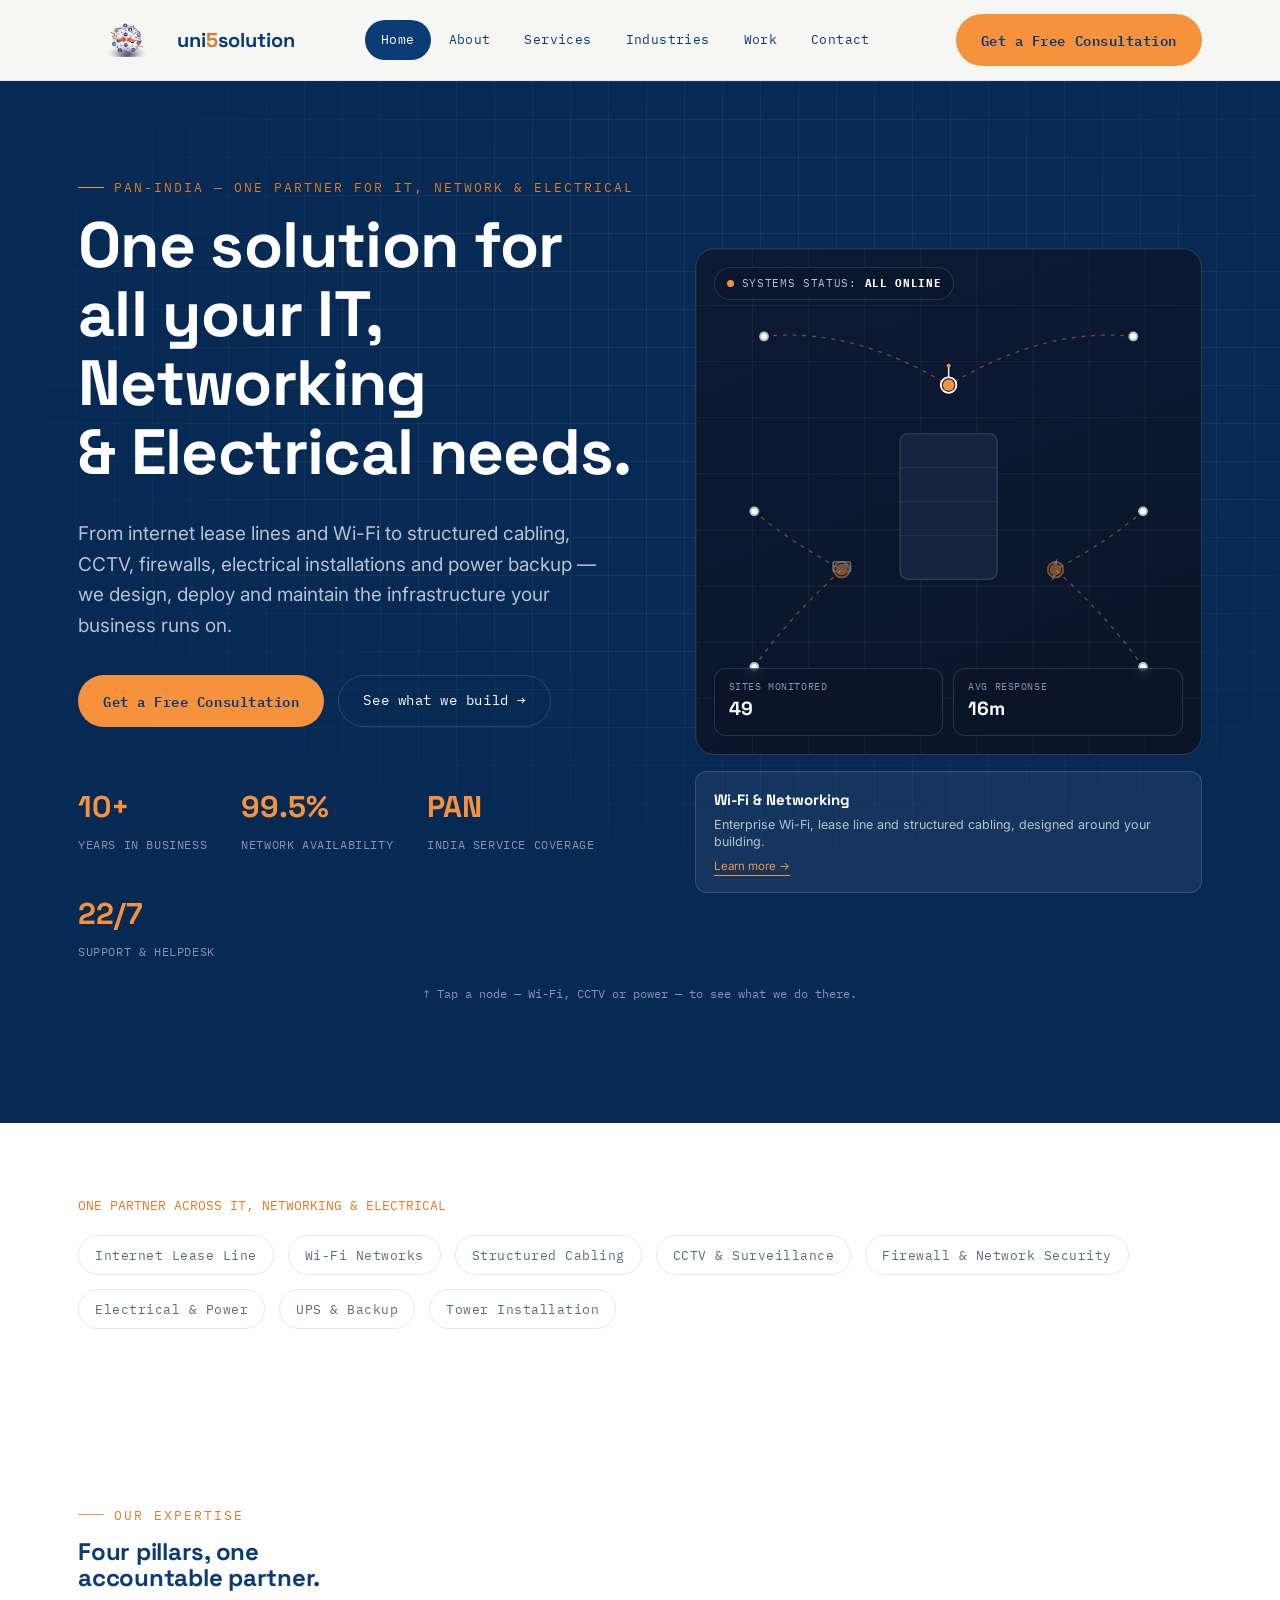
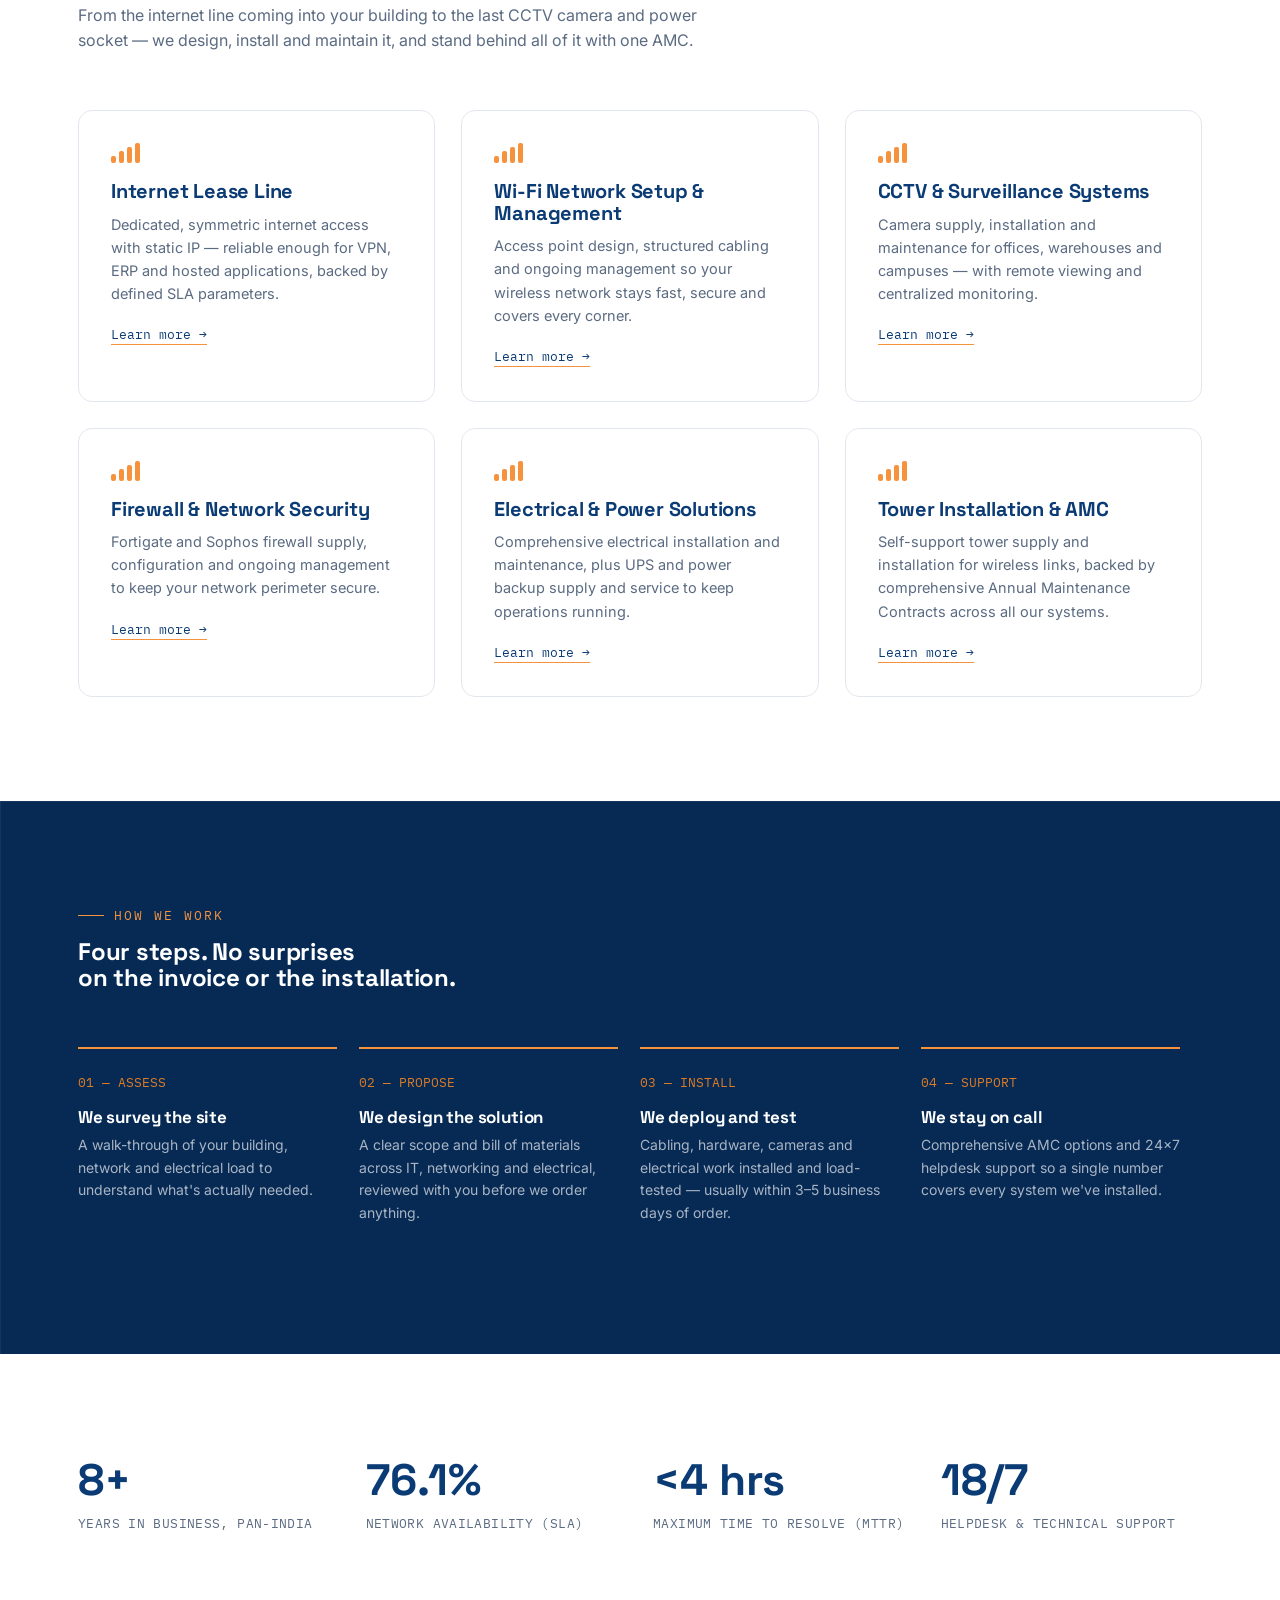
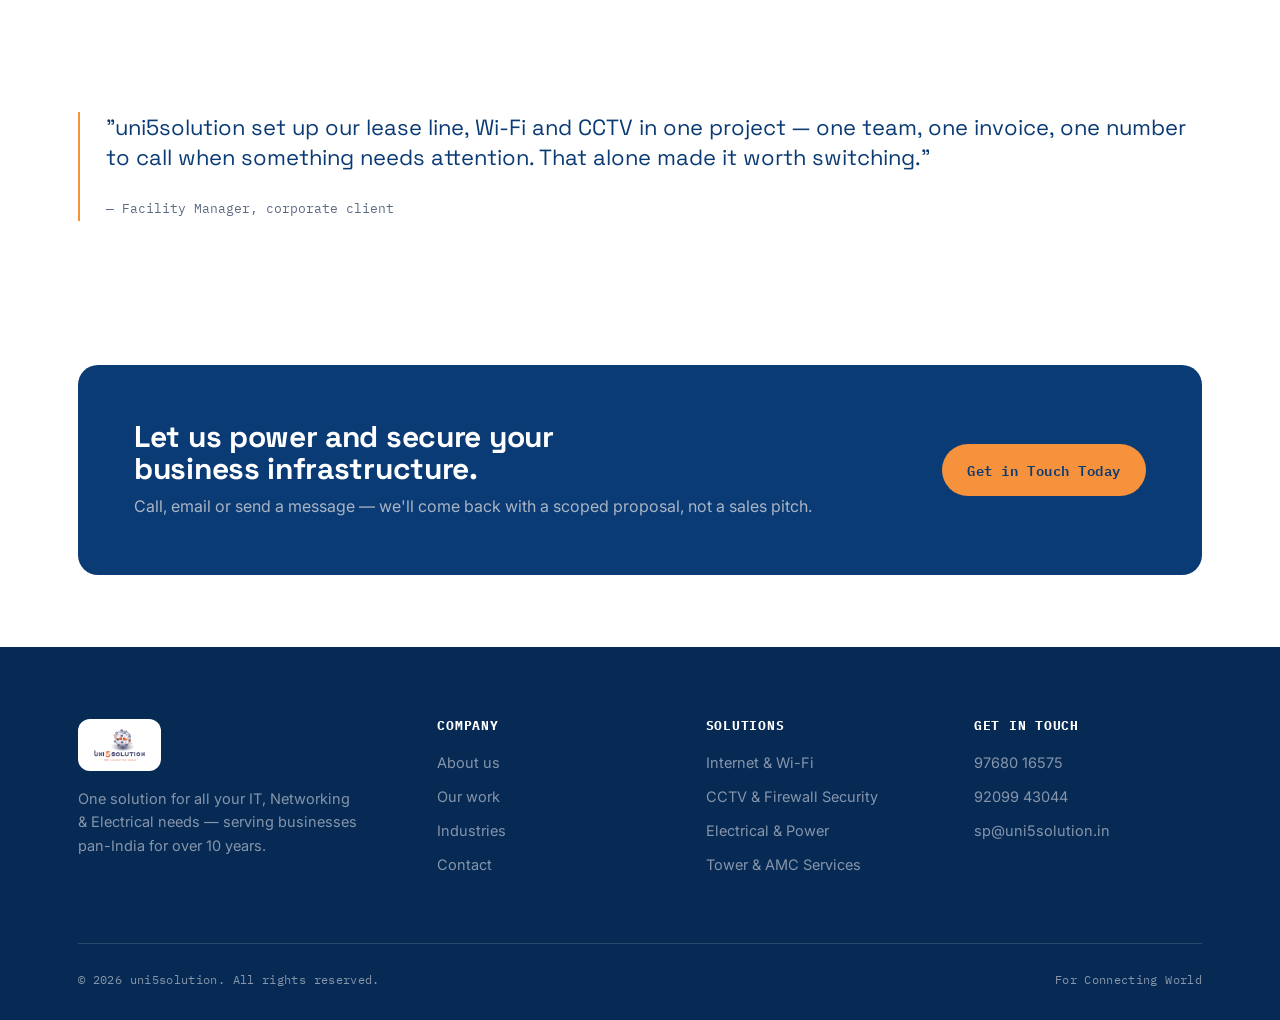
<file: index.html>
<!DOCTYPE html>
<html lang="en">
<head>
<meta charset="UTF-8">
<meta name="viewport" content="width=device-width, initial-scale=1.0">
<title>uni5solution — IT, Networking & Electrical Solutions | Pan-India</title>
<meta name="description" content="uni5solution delivers complete IT, Networking & Electrical solutions — Internet lease lines, Wi-Fi, structured cabling, CCTV, firewalls, electrical & UPS, and tower installation, pan-India.">
<link rel="icon" href="assets/img/favicon.ico">
<link rel="preconnect" href="https://fonts.googleapis.com">
<link href="https://fonts.googleapis.com/css2?family=Space+Grotesk:wght@500;600;700&family=Inter:wght@400;500;600&family=IBM+Plex+Mono:wght@400;500&display=swap" rel="stylesheet">
<link rel="stylesheet" href="assets/css/style.css">
</head>
<body>

<header class="site-header">
  <div class="container">
    <a href="index.html" class="brand">
      <img src="assets/img/brand-icon.png" alt="uni5solution">
      <span class="brand-word">uni<b>5</b>solution</span>
    </a>
    <nav class="main-nav" id="main-nav">
      <a href="index.html">Home</a>
      <a href="about.html">About</a>
      <a href="services.html">Services</a>
      <a href="industries.html">Industries</a>
      <a href="work.html">Work</a>
      <a href="contact.html">Contact</a>
      <a href="contact.html" class="btn btn-signal nav-inline-cta">Get a Free Consultation</a>
    </nav>
    <div class="nav-cta">
      <a href="contact.html" class="btn btn-signal">Get a Free Consultation</a>
      <button class="nav-toggle" aria-label="Toggle menu" aria-expanded="false"><span></span><span></span><span></span></button>
    </div>
  </div>
</header>

<!-- HERO -->
<section class="hero">
  <div class="container">
    <div class="hero-grid">
      <div>
        <div class="eyebrow on-dark">PAN-INDIA — ONE PARTNER FOR IT, NETWORK &amp; ELECTRICAL</div>
        <h1>One solution for<br>all your IT, Networking<br>&amp; Electrical needs.</h1>
        <p class="lede">From internet lease lines and Wi-Fi to structured cabling, CCTV, firewalls, electrical installations and power backup — we design, deploy and maintain the infrastructure your business runs on.</p>
        <div class="hero-actions">
          <a href="contact.html" class="btn btn-signal">Get a Free Consultation</a>
          <a href="services.html" class="btn btn-ghost">See what we build →</a>
        </div>
        <div class="hero-stats">
          <div><strong>10+</strong><span>YEARS IN BUSINESS</span></div>
          <div><strong>99.5%</strong><span>NETWORK AVAILABILITY</span></div>
          <div><strong>PAN</strong><span>INDIA SERVICE COVERAGE</span></div>
          <div><strong>24/7</strong><span>SUPPORT &amp; HELPDESK</span></div>
        </div>
      </div>
      <div class="hero-visual">
        <div class="network-live" role="img" aria-label="Animated illustration of connected IT, security and electrical infrastructure around a central building">
        <div class="heatmap-grid"></div>

        <div class="network-badge"><span class="live-dot"></span>SYSTEMS STATUS: <b>ALL ONLINE</b></div>

        <svg class="network-svg" viewBox="0 0 520 520" xmlns="http://www.w3.org/2000/svg">
          <!-- building -->
          <rect class="building" x="210" y="190" width="100" height="150" rx="8" stroke-width="1.5"/>
          <line class="floor-line" x1="210" y1="225" x2="310" y2="225"/>
          <line class="floor-line" x1="210" y1="260" x2="310" y2="260"/>
          <line class="floor-line" x1="210" y1="295" x2="310" y2="295"/>

          <!-- connection links (device -> nearest node) -->
          <path class="link" d="M70,90 Q160,80 260,140"/>
          <path class="link" d="M450,90 Q360,80 260,140"/>
          <path class="link" d="M60,270 Q95,300 150,330"/>
          <path class="link" d="M60,430 Q95,380 150,330"/>
          <path class="link" d="M460,270 Q425,300 370,330"/>
          <path class="link" d="M460,430 Q425,380 370,330"/>

          <!-- device dots -->
          <circle class="device-dot pulse" cx="70" cy="90" r="5"/>
          <circle class="device-dot pulse" cx="450" cy="90" r="5"/>
          <circle class="device-dot pulse" cx="60" cy="270" r="5"/>
          <circle class="device-dot pulse" cx="60" cy="430" r="5"/>
          <circle class="device-dot pulse" cx="460" cy="270" r="5"/>
          <circle class="device-dot pulse" cx="460" cy="430" r="5"/>

          <!-- travelling packets, one per link -->
          <circle class="packet" r="3" style="offset-path:path('M70,90 Q160,80 260,140'); animation-duration:2.6s; animation-delay:0s;"/>
          <circle class="packet" r="3" style="offset-path:path('M450,90 Q360,80 260,140'); animation-duration:3s; animation-delay:.6s;"/>
          <circle class="packet" r="3" style="offset-path:path('M60,270 Q95,300 150,330'); animation-duration:2.2s; animation-delay:.3s;"/>
          <circle class="packet" r="3" style="offset-path:path('M60,430 Q95,380 150,330'); animation-duration:2.8s; animation-delay:1s;"/>
          <circle class="packet" r="3" style="offset-path:path('M460,270 Q425,300 370,330'); animation-duration:2.4s; animation-delay:.15s;"/>
          <circle class="packet" r="3" style="offset-path:path('M460,430 Q425,380 370,330'); animation-duration:3.2s; animation-delay:.8s;"/>

          <!-- node 1: Wi-Fi / connectivity (interactive, active by default) -->
          <g class="hero-node active" data-service="wifi" tabindex="0" role="button" aria-label="View Wi-Fi and networking services">
            <circle class="radar" cx="260" cy="140" r="8"/>
            <circle class="radar d2" cx="260" cy="140" r="8"/>
            <line class="ap-antenna" x1="260" y1="132" x2="260" y2="120"/>
            <circle class="ap-core" cx="260" cy="120" r="2"/>
            <circle class="ap-core" cx="260" cy="140" r="6"/>
            <circle class="hit-area" cx="260" cy="140" r="26"/>
          </g>
          <!-- node 2: CCTV / security (interactive) -->
          <g class="hero-node" data-service="cctv" tabindex="0" role="button" aria-label="View CCTV and security services">
            <circle class="radar" cx="150" cy="330" r="8"/>
            <circle class="radar d2" cx="150" cy="330" r="8"/>
            <rect x="141" y="322" width="18" height="10" rx="2" fill="none" stroke="#DCE9E6" stroke-width="1.4"/>
            <circle cx="153" cy="327" r="2.6" fill="none" stroke="#DCE9E6" stroke-width="1.2"/>
            <circle class="ap-core" cx="150" cy="330" r="6"/>
            <circle class="hit-area" cx="150" cy="330" r="26"/>
          </g>
          <!-- node 3: Electrical / power (interactive) -->
          <g class="hero-node" data-service="electrical" tabindex="0" role="button" aria-label="View electrical and power services">
            <circle class="radar" cx="370" cy="330" r="8"/>
            <circle class="radar d2" cx="370" cy="330" r="8"/>
            <polygon points="372,318 364,331 369,331 366,342 376,327 371,327" fill="#DCE9E6"/>
            <circle class="ap-core" cx="370" cy="330" r="6"/>
            <circle class="hit-area" cx="370" cy="330" r="26"/>
          </g>
        </svg>

        <div class="network-readout">
          <div><span id="stat1-label">SITES MONITORED</span><strong id="live-devices">46</strong></div>
          <div><span id="stat2-label">AVG RESPONSE</span><strong id="live-latency">18m</strong></div>
        </div>
        </div>

        <div class="hero-caption" id="hero-caption">
          <strong id="hero-caption-title">Wi-Fi &amp; Networking</strong>
          <span id="hero-caption-text">Enterprise Wi-Fi, lease line and structured cabling, designed around your building.</span>
          <a href="services.html#connectivity" id="hero-caption-link" class="more">Learn more →</a>
        </div>
      </div>
    </div>
    <p class="hero-hint">↑ Tap a node — Wi-Fi, CCTV or power — to see what we do there.</p>
  </div>
</section>

<!-- LOGO STRIP -->
<section class="section-tight">
  <div class="container">
    <p class="badge-signal" style="margin-bottom:20px;">ONE PARTNER ACROSS IT, NETWORKING &amp; ELECTRICAL</p>
    <div class="strip">
      <span>Internet Lease Line</span>
      <span>Wi-Fi Networks</span>
      <span>Structured Cabling</span>
      <span>CCTV &amp; Surveillance</span>
      <span>Firewall &amp; Network Security</span>
      <span>Electrical &amp; Power</span>
      <span>UPS &amp; Backup</span>
      <span>Tower Installation</span>
    </div>
  </div>
</section>

<!-- SERVICES -->
<section class="section" id="services">
  <div class="container">
    <div class="section-head">
      <div class="eyebrow">OUR EXPERTISE</div>
      <h2>Four pillars, one<br>accountable partner.</h2>
      <p>From the internet line coming into your building to the last CCTV camera and power socket — we design, install and maintain it, and stand behind all of it with one AMC.</p>
    </div>
    <div class="grid grid-3">
      <div class="card reveal">
        <div class="bars"><i></i><i></i><i></i><i></i></div>
        <h3>Internet Lease Line</h3>
        <p>Dedicated, symmetric internet access with static IP — reliable enough for VPN, ERP and hosted applications, backed by defined SLA parameters.</p>
        <a href="services.html#connectivity" class="more">Learn more →</a>
      </div>
      <div class="card reveal">
        <div class="bars"><i></i><i></i><i></i><i></i></div>
        <h3>Wi-Fi Network Setup &amp; Management</h3>
        <p>Access point design, structured cabling and ongoing management so your wireless network stays fast, secure and covers every corner.</p>
        <a href="services.html#connectivity" class="more">Learn more →</a>
      </div>
      <div class="card reveal">
        <div class="bars"><i></i><i></i><i></i><i></i></div>
        <h3>CCTV &amp; Surveillance Systems</h3>
        <p>Camera supply, installation and maintenance for offices, warehouses and campuses — with remote viewing and centralized monitoring.</p>
        <a href="services.html#security" class="more">Learn more →</a>
      </div>
      <div class="card reveal">
        <div class="bars"><i></i><i></i><i></i><i></i></div>
        <h3>Firewall &amp; Network Security</h3>
        <p>Fortigate and Sophos firewall supply, configuration and ongoing management to keep your network perimeter secure.</p>
        <a href="services.html#security" class="more">Learn more →</a>
      </div>
      <div class="card reveal">
        <div class="bars"><i></i><i></i><i></i><i></i></div>
        <h3>Electrical &amp; Power Solutions</h3>
        <p>Comprehensive electrical installation and maintenance, plus UPS and power backup supply and service to keep operations running.</p>
        <a href="services.html#electrical" class="more">Learn more →</a>
      </div>
      <div class="card reveal">
        <div class="bars"><i></i><i></i><i></i><i></i></div>
        <h3>Tower Installation &amp; AMC</h3>
        <p>Self-support tower supply and installation for wireless links, backed by comprehensive Annual Maintenance Contracts across all our systems.</p>
        <a href="services.html#infrastructure" class="more">Learn more →</a>
      </div>
    </div>
  </div>
</section>

<!-- WHY US / PROCESS -->
<section class="section on-dark blueprint">
  <div class="container">
    <div class="section-head">
      <div class="eyebrow">HOW WE WORK</div>
      <h2>Four steps. No surprises<br>on the invoice or the installation.</h2>
    </div>
    <div class="process">
      <div class="process-step reveal">
        <span class="num">01 — ASSESS</span>
        <h4>We survey the site</h4>
        <p>A walk-through of your building, network and electrical load to understand what's actually needed.</p>
      </div>
      <div class="process-step reveal">
        <span class="num">02 — PROPOSE</span>
        <h4>We design the solution</h4>
        <p>A clear scope and bill of materials across IT, networking and electrical, reviewed with you before we order anything.</p>
      </div>
      <div class="process-step reveal">
        <span class="num">03 — INSTALL</span>
        <h4>We deploy and test</h4>
        <p>Cabling, hardware, cameras and electrical work installed and load-tested — usually within 3–5 business days of order.</p>
      </div>
      <div class="process-step reveal">
        <span class="num">04 — SUPPORT</span>
        <h4>We stay on call</h4>
        <p>Comprehensive AMC options and 24x7 helpdesk support so a single number covers every system we've installed.</p>
      </div>
    </div>
  </div>
</section>

<!-- STATS / CREDIBILITY -->
<section class="section">
  <div class="container">
    <div class="grid grid-4">
      <div class="stat reveal"><strong>10+</strong><span>YEARS IN BUSINESS, PAN-INDIA</span></div>
      <div class="stat reveal"><strong>99.5%</strong><span>NETWORK AVAILABILITY (SLA)</span></div>
      <div class="stat reveal"><strong>&lt;4 hrs</strong><span>MAXIMUM TIME TO RESOLVE (MTTR)</span></div>
      <div class="stat reveal"><strong>24/7</strong><span>HELPDESK &amp; TECHNICAL SUPPORT</span></div>
    </div>
  </div>
</section>

<!-- TESTIMONIAL -->
<section class="section-tight">
  <div class="container">
    <div class="quote reveal">
      <p>"uni5solution set up our lease line, Wi-Fi and CCTV in one project — one team, one invoice, one number to call when something needs attention. That alone made it worth switching."</p>
      <cite>— Facility Manager, corporate client</cite>
    </div>
  </div>
</section>

<!-- CTA -->
<section class="section-tight">
  <div class="container">
    <div class="cta-band">
      <div>
        <h2>Let us power and secure your business infrastructure.</h2>
        <p>Call, email or send a message — we'll come back with a scoped proposal, not a sales pitch.</p>
      </div>
      <a href="contact.html" class="btn btn-signal">Get in Touch Today</a>
    </div>
  </div>
</section>

<footer class="site-footer">
  <div class="container">
    <div class="footer-grid">
      <div class="footer-brand">
        <a href="index.html" class="brand">
          <span class="footer-logo-chip"><img src="assets/img/logo-full.png" alt="Uni5Solution - For Connecting World"></span>
        </a>
        <p>One solution for all your IT, Networking &amp; Electrical needs — serving businesses pan-India for over 10 years.</p>
      </div>
      <div>
        <h4>Company</h4>
        <ul>
          <li><a href="about.html">About us</a></li>
          <li><a href="work.html">Our work</a></li>
          <li><a href="industries.html">Industries</a></li>
          <li><a href="contact.html">Contact</a></li>
        </ul>
      </div>
      <div>
        <h4>Solutions</h4>
        <ul>
          <li><a href="services.html#connectivity">Internet &amp; Wi-Fi</a></li>
          <li><a href="services.html#security">CCTV &amp; Firewall Security</a></li>
          <li><a href="services.html#electrical">Electrical &amp; Power</a></li>
          <li><a href="services.html#infrastructure">Tower &amp; AMC Services</a></li>
        </ul>
      </div>
      <div>
        <h4>Get in touch</h4>
        <ul>
          <li><a href="tel:+919768016575">97680 16575</a></li>
          <li><a href="tel:+919209943044">92099 43044</a></li>
          <li><a href="mailto:sp@uni5solution.in">sp@uni5solution.in</a></li>
        </ul>
      </div>
    </div>
    <div class="footer-bottom">
      <span>© 2026 uni5solution. All rights reserved.</span>
      <span>For Connecting World</span>
    </div>
  </div>
</footer>

<script src="assets/js/main.js"></script>
</body>
</html>
</file>
<file: assets/css/style.css>
/* ============================================================
   uni5solution — design tokens
   ============================================================ */
:root{
  --ink:        #0B3B75;
  --ink-2:      #123F82;
  --panel:      #062A54;
  --paper:      #FFFFFF;
  --paper-2:    #F3F6FA;
  --signal:     #F6923C;
  --signal-dim: #DD7B26;
  --amber:      #FDB35D;
  --slate:      #5B6B82;
  --line:       #E2E7EF;
  --line-dark:  rgba(255,255,255,.14);
  --charcoal:   #10151F;
  --white:      #FFFFFF;

  --font-display: 'Space Grotesk', 'Arial Narrow', sans-serif;
  --font-body:    'Inter', -apple-system, 'Segoe UI', sans-serif;
  --font-mono:    'IBM Plex Mono', 'Courier New', monospace;

  --container: 1180px;
  --radius: 14px;
}

*,*::before,*::after{ box-sizing:border-box; }
html{ scroll-behavior:smooth; }
body{
  margin:0;
  background:var(--paper);
  color:var(--charcoal);
  font-family:var(--font-body);
  font-size:16px;
  line-height:1.6;
  -webkit-font-smoothing:antialiased;
  opacity:0;
  animation:page-in .5s ease .05s forwards;
}
@keyframes page-in{ from{ opacity:0; transform:translateY(6px); } to{ opacity:1; transform:translateY(0); } }
img{ max-width:100%; display:block; }
a{ color:inherit; text-decoration:none; }
ul{ margin:0; padding:0; list-style:none; }
h1,h2,h3,h4{
  font-family:var(--font-display);
  color:var(--ink);
  line-height:1.08;
  margin:0 0 .5em;
  letter-spacing:-0.01em;
}
p{ margin:0 0 1em; color:var(--slate); }
.container{ max-width:var(--container); margin:0 auto; padding:0 28px; }

/* focus visibility */
a:focus-visible,button:focus-visible,input:focus-visible,textarea:focus-visible{
  outline:2px solid var(--signal); outline-offset:3px;
}
@media (prefers-reduced-motion: reduce){
  *{ animation-duration:0.001ms !important; animation-iteration-count:1 !important; transition-duration:0.001ms !important; scroll-behavior:auto !important; }
  body{ opacity:1 !important; animation:none !important; }
}

/* ============================================================
   Eyebrow / mono labels
   ============================================================ */
.eyebrow{
  font-family:var(--font-mono);
  font-size:12.5px;
  letter-spacing:.16em;
  text-transform:uppercase;
  color:var(--signal-dim);
  display:flex; align-items:center; gap:10px;
  margin-bottom:14px;
}
.eyebrow::before{
  content:''; width:26px; height:1px; background:var(--signal);
}
.on-dark .eyebrow{ color:var(--signal); }
.on-dark .eyebrow::before{ background:var(--signal); }

/* ============================================================
   Buttons
   ============================================================ */
.btn{
  display:inline-flex; align-items:center; gap:10px;
  font-family:var(--font-mono);
  font-size:13.5px; letter-spacing:.04em;
  padding:14px 24px;
  border-radius:999px;
  border:1px solid transparent;
  cursor:pointer;
  position:relative; overflow:hidden;
  transition:transform .15s ease, background .2s ease, color .2s ease, border-color .2s ease;
  white-space:nowrap;
}
.btn:hover{ transform:translateY(-2px); }
.btn:active{ transform:translateY(0) scale(.98); }
.btn .ripple{
  position:absolute; border-radius:50%; pointer-events:none;
  background:rgba(255,255,255,.55); transform:scale(0);
  animation:ripple-out .6s ease-out forwards;
}
.btn-signal .ripple,.btn-primary .ripple{ background:rgba(255,255,255,.45); }
.btn-ghost .ripple{ background:rgba(245,153,93,.25); }
@keyframes ripple-out{ to{ transform:scale(1); opacity:0; } }
.btn-primary{ background:var(--ink); color:var(--white); }
.btn-primary:hover{ background:var(--signal-dim); }
.btn-signal{ background:var(--signal); color:var(--ink); font-weight:600; }
.btn-signal:hover{ background:var(--white); }
.btn-ghost{ border-color:var(--line); color:var(--ink); }
.btn-ghost:hover{ border-color:var(--ink); }
.on-dark .btn-ghost,.hero .btn-ghost,.page-hero .btn-ghost{ border-color:var(--line-dark); color:var(--white); }
.on-dark .btn-ghost:hover,.hero .btn-ghost:hover,.page-hero .btn-ghost:hover{ border-color:var(--signal); }

/* ============================================================
   Header / nav
   ============================================================ */
.site-header{
  position:sticky; top:0; z-index:100;
  background:rgba(245,246,244,.86);
  backdrop-filter:blur(10px);
  border-bottom:1px solid var(--line);
  transition:box-shadow .3s ease, border-color .3s ease;
}
.site-header.scrolled{
  box-shadow:0 8px 28px -20px rgba(11,31,58,.35);
}
.site-header .container{
  display:flex; align-items:center; justify-content:space-between;
  height:80px;
  transition:height .3s ease;
}
.site-header.scrolled .container{ height:66px; }
.brand{ display:flex; align-items:center; gap:12px; }
.brand img{ height:34px; width:auto; transition:height .3s ease, transform .4s ease; }
.site-header.scrolled .brand img{ height:28px; }
.brand:hover img{ transform:rotate(-8deg) scale(1.05); }
.brand-word{ font-family:var(--font-display); font-weight:700; font-size:20px; color:var(--ink); }
.brand-word b{ color:var(--signal-dim); font-weight:700; }

.main-nav{ display:flex; align-items:center; gap:2px; }
.main-nav a{
  position:relative;
  font-family:var(--font-mono); font-size:13px; letter-spacing:.03em;
  color:var(--ink); padding:10px 16px; border-radius:999px;
  transition:background .2s ease, color .2s ease;
}
.main-nav a::after{
  content:''; position:absolute; left:16px; right:16px; bottom:4px; height:2px;
  background:var(--signal); border-radius:2px;
  transform:scaleX(0); transform-origin:left; transition:transform .25s ease;
}
.main-nav a:hover::after{ transform:scaleX(1); }
.main-nav a:hover{ background:var(--paper-2); }
.main-nav a.active{ background:var(--ink); color:var(--white); }
.main-nav a.active::after{ display:none; }
.nav-cta{ display:flex; align-items:center; gap:18px; }
.nav-toggle{ display:none; }

@media (max-width:920px){
  .main-nav{
    position:fixed; inset:80px 0 0 0; height:calc(100dvh - 80px);
    background:var(--paper); flex-direction:column; align-items:stretch;
    padding:20px 28px; gap:6px; transform:translateX(100%);
    transition:transform .3s ease; overflow-y:auto;
  }
  .main-nav.open{ transform:translateX(0); }
  .main-nav a{ padding:16px 10px; border-bottom:1px solid var(--line); border-radius:0; }
  .main-nav a::after{ display:none; }
  .main-nav a{ opacity:0; transform:translateX(14px); transition:opacity .35s ease, transform .35s ease; }
  .main-nav.open a{ opacity:1; transform:translateX(0); }
  .main-nav.open a:nth-child(1){ transition-delay:.05s; }
  .main-nav.open a:nth-child(2){ transition-delay:.1s; }
  .main-nav.open a:nth-child(3){ transition-delay:.15s; }
  .main-nav.open a:nth-child(4){ transition-delay:.2s; }
  .main-nav.open a:nth-child(5){ transition-delay:.25s; }
  .main-nav.open a:nth-child(6){ transition-delay:.3s; }
  .main-nav.open a:nth-child(7){ transition-delay:.35s; }
  .nav-toggle{
    display:flex; flex-direction:column; gap:5px; background:none; border:none; cursor:pointer; padding:8px;
  }
  .nav-toggle span{ width:22px; height:2px; background:var(--ink); transition:transform .3s ease, opacity .3s ease; }
  .nav-toggle.active span:nth-child(1){ transform:translateY(7px) rotate(45deg); }
  .nav-toggle.active span:nth-child(2){ opacity:0; }
  .nav-toggle.active span:nth-child(3){ transform:translateY(-7px) rotate(-45deg); }
  .nav-cta .btn-signal{ display:none; }
  .main-nav .nav-inline-cta{ display:block; margin-top:14px; }
}
@media (min-width:921px){ .nav-inline-cta{ display:none; } }

/* ============================================================
   Section rhythm
   ============================================================ */
.section{ padding:104px 0; }
.section-tight{ padding:72px 0; }
@media (max-width:720px){ .section{ padding:64px 0; } .section-tight{ padding:48px 0; } }
.section.on-dark{ background:var(--panel); color:var(--white); }
.section.on-dark h1,.section.on-dark h2,.section.on-dark h3,.section.on-dark h4{ color:var(--white); }
.section.on-dark p{ color:#A9B4C4; }
.section-head{ max-width:640px; margin-bottom:56px; }
.section-head.center{ margin-left:auto; margin-right:auto; text-align:center; }

/* ============================================================
   Signal / blueprint motif — signature visual
   ============================================================ */
.blueprint{
  position:relative;
  background-image:
    linear-gradient(var(--line) 1px, transparent 1px),
    linear-gradient(90deg, var(--line) 1px, transparent 1px);
  background-size:34px 34px;
}
.on-dark.blueprint{
  background-image:
    linear-gradient(rgba(255,255,255,.06) 1px, transparent 1px),
    linear-gradient(90deg, rgba(255,255,255,.06) 1px, transparent 1px);
}

.hero{
  position:relative; overflow:hidden;
  padding:96px 0 120px;
  background:var(--panel); color:var(--white);
}
.hero::before{
  content:'';
  position:absolute; inset:0;
  background-image:
    linear-gradient(rgba(255,255,255,.055) 1px, transparent 1px),
    linear-gradient(90deg, rgba(255,255,255,.055) 1px, transparent 1px);
  background-size:38px 38px;
  mask-image:radial-gradient(ellipse 80% 60% at 60% 30%, black 40%, transparent 85%);
}
.hero .container{ position:relative; z-index:2; }
.hero-grid{ display:grid; grid-template-columns:1.05fr .95fr; gap:56px; align-items:center; }
@media (max-width:900px){ .hero-grid{ grid-template-columns:1fr; } }
.hero h1{ color:var(--white); font-size:clamp(38px,5.4vw,64px); }
.hero .lede{ color:#B7C1D1; font-size:19px; max-width:520px; }
.hero-actions{ display:flex; gap:14px; flex-wrap:wrap; margin-top:34px; }

.hero-stats{ display:flex; gap:34px; margin-top:56px; flex-wrap:wrap; }
.hero-stats div{ font-family:var(--font-mono); }
.hero-stats strong{ display:block; font-family:var(--font-display); font-size:30px; color:var(--signal); }
.hero-stats span{ font-size:12px; letter-spacing:.05em; color:#8695AB; }

/* coverage heatmap visual (signature element) */
.heatmap{
  position:relative; min-height:340px; aspect-ratio:1/1; border-radius:20px;
  background:linear-gradient(160deg,#0C1A33,#0A1428);
  border:1px solid var(--line-dark);
  overflow:hidden;
}
.heatmap-grid{
  position:absolute; inset:0;
  background-image:linear-gradient(rgba(255,255,255,.08) 1px, transparent 1px),
                    linear-gradient(90deg, rgba(255,255,255,.08) 1px, transparent 1px);
  background-size:11.11% 11.11%;
}
.heatmap-blob{
  position:absolute; border-radius:50%; filter:blur(22px); opacity:.55;
  animation:blob-drift 9s ease-in-out infinite alternate;
}
.heatmap-node{
  position:absolute; width:9px; height:9px; border-radius:50%; background:var(--signal);
  box-shadow:0 0 0 6px rgba(245,153,93,.16);
}
.heatmap-node.ap::after{
  content:'AP'; position:absolute; top:-22px; left:50%; transform:translateX(-50%);
  font-family:var(--font-mono); font-size:10px; letter-spacing:.08em; color:#8695AB;
}
.heatmap-ring{
  position:absolute; border:1px solid rgba(245,153,93,.35); border-radius:50%;
  transform-box:fill-box; transform-origin:center;
  animation:ring-pulse 2.8s ease-out infinite;
}
@keyframes ring-pulse{
  0%{ transform:scale(.75); opacity:.7; }
  100%{ transform:scale(1.5); opacity:0; }
}
@keyframes blob-drift{
  0%{ transform:translate(0,0) scale(1); }
  100%{ transform:translate(10px,-14px) scale(1.12); }
}

/* ============================================================
   Hero network visualization — signature "alive" element
   ============================================================ */
.network-live{
  position:relative; min-height:340px; aspect-ratio:1/1; border-radius:20px;
  background:linear-gradient(160deg,#0C1A33,#0A1428);
  border:1px solid var(--line-dark);
  overflow:hidden;
}
.network-live .heatmap-grid{ opacity:.7; }
.network-svg{ position:absolute; inset:0; width:100%; height:100%; }

.network-svg .link{
  fill:none; stroke:rgba(245,153,93,.4); stroke-width:1.4;
  stroke-dasharray:3 7; stroke-linecap:round;
  animation:dash-flow 1.4s linear infinite;
}
@keyframes dash-flow{ to{ stroke-dashoffset:-20; } }

.network-svg .radar{
  fill:none; stroke:var(--signal); stroke-width:1.6;
  transform-box:fill-box; transform-origin:center;
  animation:radar-pulse 2.8s ease-out infinite;
}
.network-svg .radar.d2{ animation-delay:1.4s; }
@keyframes radar-pulse{
  0%{ transform:scale(.35); opacity:.65; }
  100%{ transform:scale(6.5); opacity:0; }
}

.network-svg .ap-core{ fill:var(--signal); }
.network-svg .ap-antenna{ stroke:#DCE9E6; stroke-width:1.6; stroke-linecap:round; }
.network-svg .device-dot{ fill:#B7C1D1; }
.network-svg .device-dot.pulse{ animation:device-blink 2.4s ease-in-out infinite; }
@keyframes device-blink{ 0%,100%{ opacity:.7; } 50%{ opacity:1; } }

.network-svg .packet{
  fill:var(--white);
  offset-rotate:0deg;
  animation-name:travel;
  animation-timing-function:linear;
  animation-iteration-count:infinite;
}
@keyframes travel{
  from{ offset-distance:0%; opacity:0; }
  8%{ opacity:1; }
  92%{ opacity:1; }
  to{ offset-distance:100%; opacity:0; }
}

.network-svg .building{ fill:#16233F; stroke:rgba(255,255,255,.14); }
.network-svg .floor-line{ stroke:rgba(255,255,255,.08); }

/* interactive hero nodes */
.hero-node{ cursor:pointer; }
.hero-node .hit-area{ fill:transparent; pointer-events:all; }
.hero-node:not(.active){ opacity:.48; transition:opacity .3s ease; }
.hero-node.active{ opacity:1; transition:opacity .3s ease; }
.hero-node.active .radar{ stroke:#fff; }
.hero-node:hover:not(.active){ opacity:.75; }
.hero-node:focus{ outline:none; }
.hero-node:focus-visible .ap-core{ filter:drop-shadow(0 0 5px #fff); }

.hero-caption{
  margin-top:16px;
  background:rgba(255,255,255,.06);
  border:1px solid var(--line-dark); border-radius:12px; padding:16px 18px;
  display:flex; flex-direction:column; gap:4px;
  min-height:88px;
}
.js-reveal .hero-caption{ animation:caption-fade .35s ease; }
.hero-caption strong{ font-family:var(--font-display); font-size:15px; color:#fff; }
.hero-caption span{ font-size:12.5px; color:#B7C1D1; line-height:1.4; }
.hero-caption a.more{ font-size:11.5px; color:var(--signal); border-bottom:1px solid var(--signal); align-self:flex-start; margin-top:2px; padding-bottom:0; }
@keyframes caption-fade{ from{ opacity:0; transform:translateY(6px); } to{ opacity:1; transform:translateY(0); } }

.hero-hint{
  margin:20px 0 0; text-align:center;
  font-family:var(--font-mono); font-size:12px; color:#8695AB;
}

.network-badge{
  position:absolute; top:18px; left:18px; z-index:3;
  display:flex; align-items:center; gap:8px;
  font-family:var(--font-mono); font-size:11px; letter-spacing:.06em; color:#B7C1D1;
  background:rgba(10,20,40,.55); backdrop-filter:blur(6px);
  border:1px solid var(--line-dark); border-radius:999px; padding:7px 12px;
}
.network-badge b{ color:var(--white); }
.live-dot{
  width:7px; height:7px; border-radius:50%; background:var(--signal);
  box-shadow:0 0 0 0 rgba(245,153,93,.6);
  animation:live-blink 1.8s ease-in-out infinite;
}
@keyframes live-blink{
  0%{ box-shadow:0 0 0 0 rgba(245,153,93,.55); }
  70%{ box-shadow:0 0 0 8px rgba(245,153,93,0); }
  100%{ box-shadow:0 0 0 0 rgba(245,153,93,0); }
}
.network-readout{
  position:absolute; left:18px; right:18px; bottom:18px; z-index:3;
  display:flex; gap:10px;
}
.network-readout div{
  flex:1; background:rgba(10,20,40,.55); backdrop-filter:blur(6px);
  border:1px solid var(--line-dark); border-radius:12px; padding:10px 14px;
}
.network-readout span{ display:block; font-family:var(--font-mono); font-size:9.5px; letter-spacing:.06em; color:#8695AB; }
.network-readout strong{ font-family:var(--font-display); font-size:19px; color:var(--white); }

@media (prefers-reduced-motion: reduce){
  .network-svg .packet{ display:none; }
}

/* ============================================================
   Cards
   ============================================================ */
.grid{ display:grid; gap:26px; }
.grid-3{ grid-template-columns:repeat(3,1fr); }
.grid-2{ grid-template-columns:repeat(2,1fr); }
.grid-4{ grid-template-columns:repeat(4,1fr); }
@media (max-width:900px){ .grid-3,.grid-4{ grid-template-columns:repeat(2,1fr); } }
@media (max-width:600px){ .grid-2,.grid-3,.grid-4{ grid-template-columns:1fr; } }

.card{
  background:var(--white); border:1px solid var(--line); border-radius:var(--radius);
  padding:32px; position:relative; overflow:hidden;
  transition:transform .2s ease, box-shadow .2s ease, border-color .2s ease;
}
.card::before{
  content:''; position:absolute; inset:0; border-radius:inherit; pointer-events:none;
  background:radial-gradient(240px circle at var(--x,50%) var(--y,50%), rgba(245,153,93,.12), transparent 60%);
  opacity:0; transition:opacity .35s ease;
}
.card:hover::before{ opacity:1; }
.card:hover{ transform:translateY(-4px); box-shadow:0 20px 40px -24px rgba(11,31,58,.25); border-color:transparent; }
.card .bars{ display:flex; align-items:flex-end; gap:3px; height:20px; margin-bottom:18px; }
.card .bars i{ width:5px; background:var(--signal); border-radius:2px; display:block; transition:transform .2s ease; transform-origin:bottom; }
.card .bars i:nth-child(1){ height:35%; } .card .bars i:nth-child(2){ height:58%; }
.card .bars i:nth-child(3){ height:80%; } .card .bars i:nth-child(4){ height:100%; }
.card:hover .bars i{ animation:bar-flicker 1.1s ease-in-out infinite; }
.card:hover .bars i:nth-child(1){ animation-delay:0s; }
.card:hover .bars i:nth-child(2){ animation-delay:.12s; }
.card:hover .bars i:nth-child(3){ animation-delay:.24s; }
.card:hover .bars i:nth-child(4){ animation-delay:.36s; }
@keyframes bar-flicker{ 0%,100%{ transform:scaleY(1); } 50%{ transform:scaleY(.72); } }
.card h3{ font-size:20px; margin-bottom:10px; }
.card p{ margin-bottom:16px; font-size:14.5px; }
.card a.more{ font-family:var(--font-mono); font-size:12.5px; color:var(--ink); border-bottom:1px solid var(--signal); padding-bottom:2px; transition:padding-left .2s ease; }
.card a.more:hover{ padding-left:4px; }

.card.on-dark{ background:var(--ink-2); border-color:var(--line-dark); }
.card.on-dark p{ color:#A9B4C4; }

/* stat blocks */
.stat{ text-align:left; }
.stat strong{ display:block; font-family:var(--font-display); font-size:44px; color:var(--ink); line-height:1; margin-bottom:8px; }
.on-dark .stat strong{ color:var(--signal); }
.stat span{ font-family:var(--font-mono); font-size:12.5px; color:var(--slate); letter-spacing:.03em; }

/* process steps */
.process{ display:grid; grid-template-columns:repeat(4,1fr); gap:0; counter-reset:step; }
@media (max-width:900px){ .process{ grid-template-columns:1fr 1fr; } }
@media (max-width:560px){ .process{ grid-template-columns:1fr; } }
.process-step{ padding:26px 22px 26px 0; position:relative; }
.process-step::before{
  content:''; position:absolute; top:0; left:0; right:22px; height:2px; background:var(--line-dark);
}
.process-step::after{
  content:''; position:absolute; top:0; left:0; height:2px; width:0; background:var(--signal);
  transition:width 1s cubic-bezier(.2,.8,.2,1);
}
.js-reveal .process-step.is-visible::after{ width:calc(100% - 22px); }
.process-step .num{ font-family:var(--font-mono); color:var(--signal-dim); font-size:13px; margin-bottom:14px; display:block; }
.process-step h4{ font-size:17px; margin-bottom:8px; }
.process-step p{ font-size:14px; margin:0; }

/* logo strip */
.strip{ display:flex; flex-wrap:wrap; gap:14px; }
.strip span{
  font-family:var(--font-mono); font-size:12.5px; letter-spacing:.04em;
  border:1px solid var(--line); border-radius:999px; padding:9px 16px; color:var(--slate);
}

/* testimonial */
.quote{ border-left:2px solid var(--signal); padding-left:26px; }
.quote p{ font-family:var(--font-display); font-size:22px; color:var(--ink); line-height:1.4; }
.quote cite{ font-style:normal; font-family:var(--font-mono); font-size:12.5px; color:var(--slate); }
.on-dark .quote p{ color:var(--white); }

/* table */
.table-wrap{ overflow-x:auto; border:1px solid var(--line); border-radius:var(--radius); }
table{ width:100%; border-collapse:collapse; min-width:640px; }
th,td{ text-align:left; padding:16px 20px; border-bottom:1px solid var(--line); font-size:14.5px; }
th{ font-family:var(--font-mono); font-size:12px; letter-spacing:.05em; color:var(--slate); text-transform:uppercase; background:var(--paper-2); }
tr:last-child td{ border-bottom:none; }

/* forms */
.field{ margin-bottom:20px; }
.field label{ display:block; font-family:var(--font-mono); font-size:12.5px; letter-spacing:.03em; color:var(--slate); margin-bottom:8px; }
.field input,.field select,.field textarea{
  width:100%; padding:14px 16px; border-radius:10px; border:1px solid var(--line);
  background:var(--white); font-family:var(--font-body); font-size:15px; color:var(--charcoal);
}
.field textarea{ resize:vertical; min-height:120px; }
.field input:focus,.field select:focus,.field textarea:focus{ border-color:var(--signal); }
.field-row{ display:grid; grid-template-columns:1fr 1fr; gap:18px; }
@media (max-width:600px){ .field-row{ grid-template-columns:1fr; } }

/* location cards */
.loc-card{ border:1px solid var(--line); border-radius:var(--radius); padding:30px; background:var(--white); }
.loc-card .eyebrow{ margin-bottom:18px; }
.loc-card address{ font-style:normal; color:var(--slate); font-size:14.5px; margin-bottom:14px; line-height:1.7; }

/* breadcrumb / page hero (inner pages) */
.page-hero{
  padding:88px 0 72px; background:var(--panel); color:var(--white); position:relative; overflow:hidden;
}
.page-hero::before{
  content:'';
  position:absolute; inset:0;
  background-image:linear-gradient(rgba(255,255,255,.05) 1px, transparent 1px),
                    linear-gradient(90deg, rgba(255,255,255,.05) 1px, transparent 1px);
  background-size:38px 38px;
  mask-image:radial-gradient(ellipse 70% 100% at 80% 0%, black 30%, transparent 80%);
}
.page-hero .container{ position:relative; z-index:2; }
.page-hero h1{ color:var(--white); font-size:clamp(32px,5vw,48px); max-width:720px; }
.page-hero p{ color:#B7C1D1; max-width:560px; font-size:17px; }

/* alive photo variant — used on About/Services/Industries/Work/Contact heroes */
.page-hero.with-photo{ padding:0; min-height:400px; display:flex; align-items:flex-end; }
.page-hero.with-photo .hero-photo{
  position:absolute; inset:0; z-index:0; overflow:hidden;
}
.page-hero.with-photo .hero-photo img{
  width:100%; height:100%; object-fit:cover; object-position:center;
  animation:ken-burns 22s ease-in-out infinite alternate;
  filter:saturate(1.05);
}
@keyframes ken-burns{
  0%{ transform:scale(1) translate(0,0); }
  100%{ transform:scale(1.12) translate(-1.5%, -1%); }
}
.page-hero.with-photo::before{ display:none; }
.page-hero.with-photo .hero-scrim{
  position:absolute; inset:0; z-index:1;
  background:linear-gradient(180deg, rgba(6,26,54,.55) 0%, rgba(6,26,54,.78) 55%, rgba(6,26,54,.96) 100%);
}
.page-hero.with-photo .container{ padding-top:120px; padding-bottom:48px; }
.page-hero.with-photo .particles{ position:absolute; inset:0; z-index:1; pointer-events:none; overflow:hidden; }
.page-hero.with-photo .particle{
  position:absolute; width:5px; height:5px; border-radius:50%; background:var(--signal);
  opacity:0; animation:particle-float 7s ease-in infinite;
  box-shadow:0 0 8px 2px rgba(246,146,60,.5);
}
@keyframes particle-float{
  0%{ opacity:0; transform:translateY(0) scale(.6); }
  12%{ opacity:.85; }
  85%{ opacity:.5; }
  100%{ opacity:0; transform:translateY(-160px) scale(1.1); }
}
.page-hero .network-badge.live-badge-row{
  position:static; display:inline-flex; margin-bottom:22px;
}

/* CTA band */
.cta-band{
  background:var(--ink); color:var(--white); border-radius:20px; padding:56px;
  display:flex; align-items:center; justify-content:space-between; gap:30px; flex-wrap:wrap;
}
.cta-band h2{ color:var(--white); margin:0; font-size:30px; max-width:460px; }
.cta-band p{ color:#A9B4C4; margin:8px 0 0; }

/* footer */
.site-footer{ background:var(--panel); color:#8695AB; padding:72px 0 30px; }
.footer-grid{ display:grid; grid-template-columns:1.4fr 1fr 1fr 1fr; gap:40px; margin-bottom:56px; }
@media (max-width:800px){ .footer-grid{ grid-template-columns:1fr 1fr; } }
@media (max-width:520px){ .footer-grid{ grid-template-columns:1fr; } }
.site-footer h4{ color:var(--white); font-family:var(--font-mono); font-size:12.5px; letter-spacing:.06em; text-transform:uppercase; margin-bottom:18px; }
.site-footer li{ margin-bottom:11px; font-size:14.5px; }
.site-footer a:hover{ color:var(--signal); }
.footer-brand p{ color:#8695AB; font-size:14.5px; max-width:280px; margin-top:16px; }
.footer-logo-chip{
  display:inline-flex; align-items:center; background:var(--white);
  padding:10px 16px; border-radius:12px;
}
.footer-logo-chip img{ height:32px; width:auto; display:block; }
.footer-bottom{
  border-top:1px solid var(--line-dark); padding-top:26px;
  display:flex; justify-content:space-between; flex-wrap:wrap; gap:12px;
  font-family:var(--font-mono); font-size:12px; letter-spacing:.03em;
}

/* scroll reveal — progressive enhancement: content is fully visible by
   default; JS opts elements into the animated state via .js-reveal on <html> */
.js-reveal .reveal{ opacity:0; transform:translateY(18px); transition:opacity .6s ease, transform .6s ease; }
.js-reveal .reveal.is-visible{ opacity:1; transform:translateY(0); }

/* utility */
.mt-0{ margin-top:0; }
.text-center{ text-align:center; }
.badge-signal{ color:var(--signal-dim); font-family:var(--font-mono); font-size:12.5px; }
</file>
